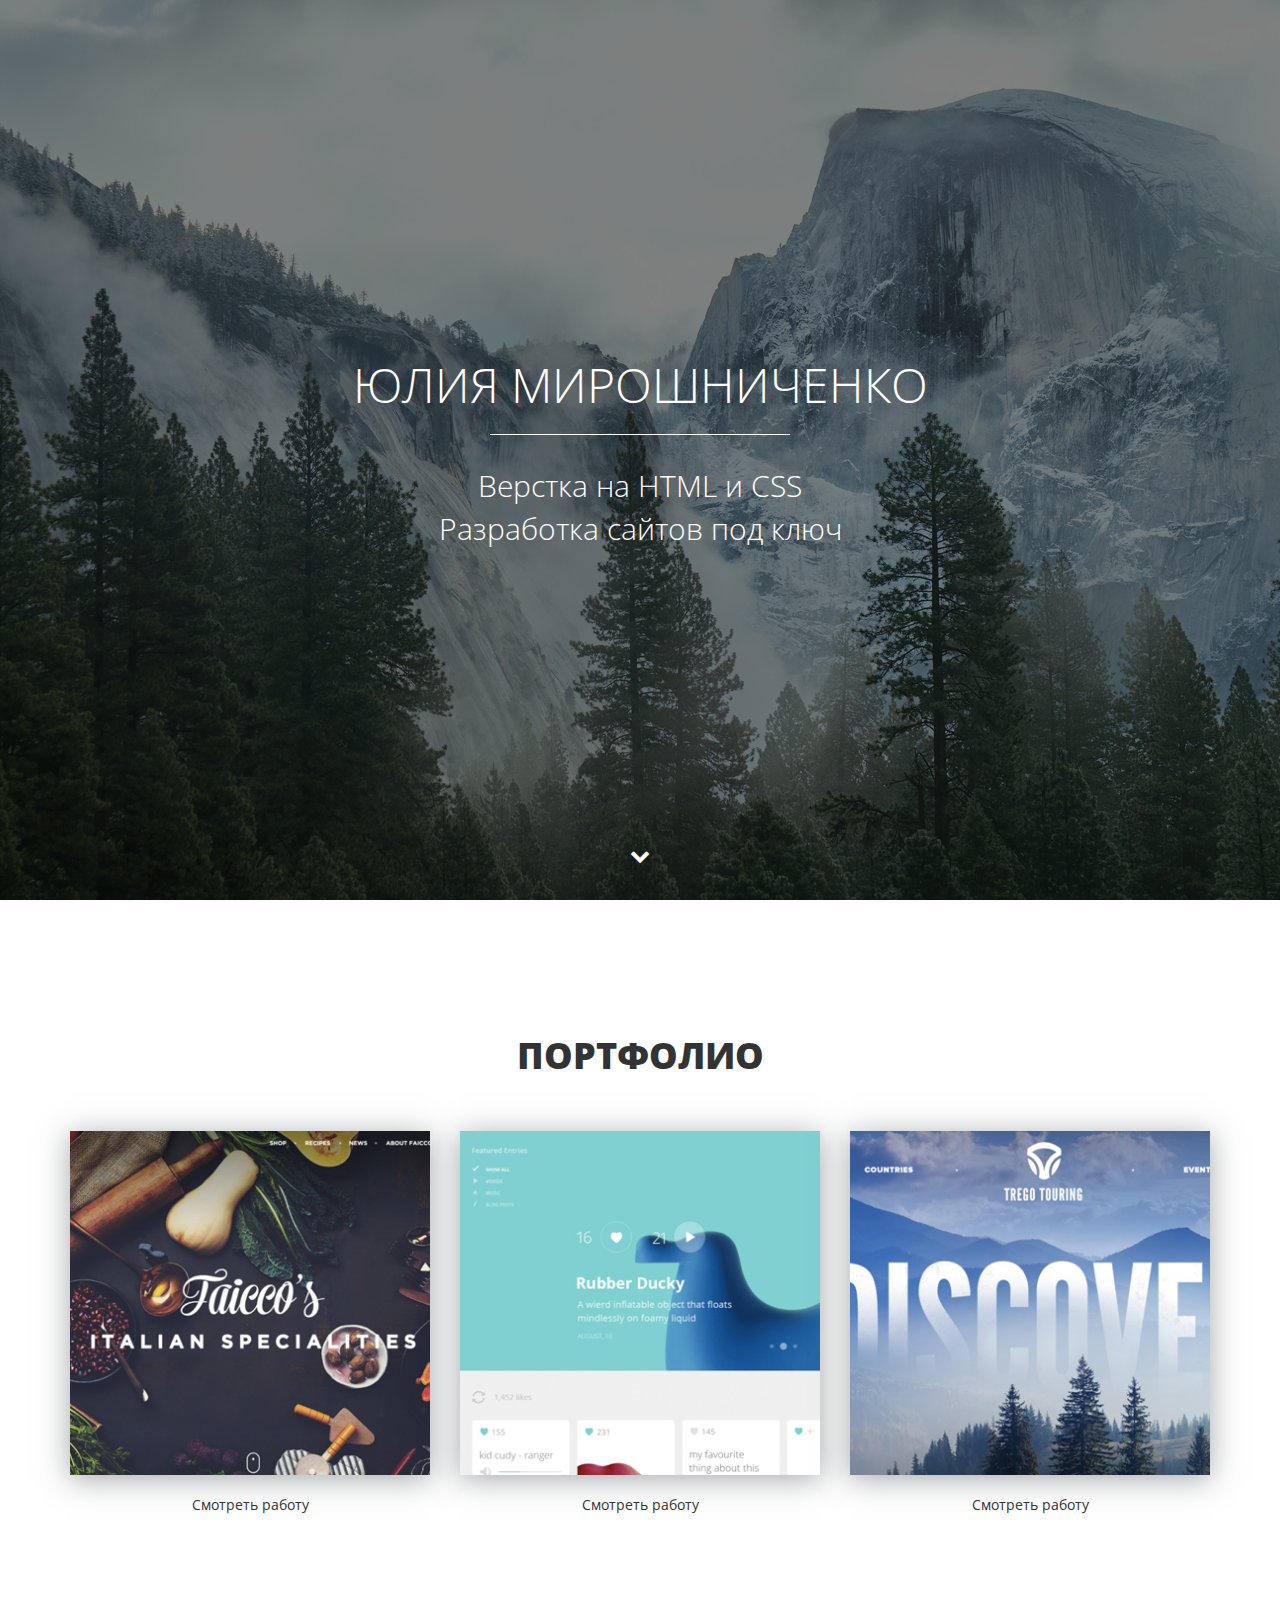
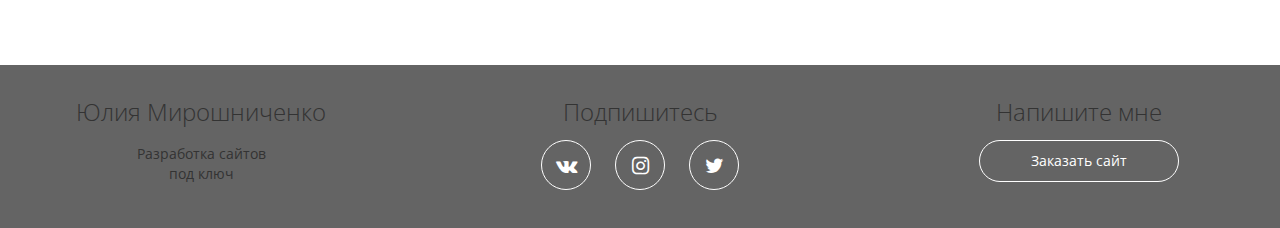
<file: index.html>
<!DOCTYPE html>
<html lang="ru">
  <head>
    <meta charset="utf-8">
    <meta http-equiv="X-UA-Compatible" content="IE=edge">
    <meta name="viewport" content="width=device-width, initial-scale=1">
    <meta property="og:url" content="">
    <meta property="og:type" content="website">
    <meta property="og:title" content="Юлия Мирошниченко - верстка сайтов на HTML и CSS">
    <meta property="og:image" content="">
    <meta property="og:description" content="Закажите разработку сайта без посредников от 5 990 рублей">
    <meta property="og:site_name" content="Портфолио верстальщика">
    <meta property="article:author" content="Юлия Мирошниченко">
    <title>Юлия Мирошниченко - Портфолио</title>
    <link href="https://fonts.googleapis.com/css?family=Open+Sans:400,700&amp;subset=cyrillic" rel="stylesheet">
    <link href="css/bootstrap.min.css" rel="stylesheet">
    <link rel="stylesheet" href="css/fontello.css">
    <link rel="stylesheet" href="css/fontello-embedded.css">
    <link href="css/style.css" rel="stylesheet">
    <link rel="shortcut icon" type="image/x-icon" href="favicon.ico">
    <!--[if lt IE 9]>
      <script src="https://oss.maxcdn.com/html5shiv/3.7.3/html5shiv.min.js"></script>
      <script src="https://oss.maxcdn.com/respond/1.4.2/respond.min.js"></script>
    <![endif]-->
  </head>
  <body>
    <div class="main">
      <div class="main-overlay"></div>
      <div class="wrapper">
        <div class="main-header">
          <h1>Юлия Мирошниченко</h1>
          <div class="main-line"></div>
          <p>Верстка на HTML и CSS <br> Разработка сайтов под ключ</p>
        </div>
    </div>
    <a class="main-down" href="#"> <i class="icon-down"></i> </a>
    </div>

    <div class="portfolio">
        <div class="container">
          <h2 class="section-header">Портфолио</h2>
          <div class="row">
            <div class="col-md-4">
              <div class="portfolio-block">
              <img src="img/portfolio/1.jpg" alt="Работа №1">
              <a data-toggle="modal" data-work='work-1' href="#work">Смотреть работу</a>
              </div>
            </div>
            <div class="col-md-4">
              <div class="portfolio-block">
              <img src="img/portfolio/2.jpg" alt="Работа №2">
              <a data-toggle="modal" data-work='work-2' href="#work">Смотреть работу</a>
              </div>
            </div>
            <div class="col-md-4">
              <div class="portfolio-block">
              <img src="img/portfolio/3.jpg" alt="Работа №3">
              <a data-toggle="modal" data-work='work-3' href="#work">Смотреть работу</a>
              </div>
            </div>
          </div>
        </div>
      </div>   

    <div class="footer">
      <div class="container">
        <div class="row">
        <div class="col-lg-3">
          <strong>Юлия Мирошниченко</strong>
          <p>Разработка сайтов<br>под ключ</p>
        </div>
        <div class="col-lg-6">
          <strong>Подпишитесь</strong>
          <div class="social-links">
            <a href="#"><i class="icon-vk"></i></a>
            <a href="#"><i class="icon-instagram"></i></a>
            <a href="#"><i class="icon-twitter"></i></a>
          </div>
        </div>
        <div class="col-lg-3">
          <strong>Напишите мне</strong>
          <a href="https://vk.me/id22402905" class="offer-btn">Заказать сайт</a>
        </div>
      </div>      
      </div>
    </div>

  <div class="modal fade" id="work" role="dialog">
        <div class="modal-dialog" role="document">
          <div class="modal-content">
            <div class="modal-header">
              <button type="button" class="close" data-dismiss="modal" aria-label="Close"><span aria-hidden="true">&times;</span></button>
              <h4 class="modal-title">Описание проекта</h4>
            </div>
            <div class="modal-body">
              
            </div>
          </div>
        </div>
      </div>


    <!-- jQuery (necessary for Bootstrap's JavaScript plugins) -->
    <script src="https://ajax.googleapis.com/ajax/libs/jquery/1.12.4/jquery.min.js"></script>
    <script src="js/bootstrap.min.js"></script>
    <script>
      $(function() {
        var link = $('a[data-toggle="modal"]');
        link.on('click', function(event) {
          var work = $(this).attr('data-work');
          var modal = $('.modal');
          modal.find('.modal-body').load(work+'.html');
        });
      });
    </script>
  </body>
</html>
</file>
<file: css/fontello.css>
@font-face {
  font-family: 'fontello';
  src: url('../font/fontello.eot?47114354');
  src: url('../font/fontello.eot?47114354#iefix') format('embedded-opentype'),
       url('../font/fontello.woff2?47114354') format('woff2'),
       url('../font/fontello.woff?47114354') format('woff'),
       url('../font/fontello.ttf?47114354') format('truetype'),
       url('../font/fontello.svg?47114354#fontello') format('svg');
  font-weight: normal;
  font-style: normal;
}
/* Chrome hack: SVG is rendered more smooth in Windozze. 100% magic, uncomment if you need it. */
/* Note, that will break hinting! In other OS-es font will be not as sharp as it could be */
/*
@media screen and (-webkit-min-device-pixel-ratio:0) {
  @font-face {
    font-family: 'fontello';
    src: url('../font/fontello.svg?47114354#fontello') format('svg');
  }
}
*/
 
 [class^="icon-"]:before, [class*=" icon-"]:before {
  font-family: "fontello";
  font-style: normal;
  font-weight: normal;
  speak: none;
 
  display: inline-block;
  text-decoration: inherit;
  width: 1em;
  margin-right: .2em;
  text-align: center;
  /* opacity: .8; */
 
  /* For safety - reset parent styles, that can break glyph codes*/
  font-variant: normal;
  text-transform: none;
 
  /* fix buttons height, for twitter bootstrap */
  line-height: 1em;
 
  /* Animation center compensation - margins should be symmetric */
  /* remove if not needed */
  margin-left: .2em;
 
  /* you can be more comfortable with increased icons size */
  /* font-size: 120%; */
 
  /* Font smoothing. That was taken from TWBS */
  -webkit-font-smoothing: antialiased;
  -moz-osx-font-smoothing: grayscale;
 
  /* Uncomment for 3D effect */
  /* text-shadow: 1px 1px 1px rgba(127, 127, 127, 0.3); */
}
 
.icon-down:before { content: '\e800'; } /* '' */
.icon-twitter:before { content: '\f099'; } /* '' */
.icon-instagram:before { content: '\f16d'; } /* '' */
.icon-vk:before { content: '\f189'; } /* '' */
</file>
<file: css/fontello-embedded.css>
@font-face {
  font-family: 'fontello';
  src: url('../font/fontello.eot?56165804');
  src: url('../font/fontello.eot?56165804#iefix') format('embedded-opentype'),
       url('../font/fontello.svg?56165804#fontello') format('svg');
  font-weight: normal;
  font-style: normal;
}
@font-face {
  font-family: 'fontello';
  src: url('[data-uri]') format('woff'),
       url('[data-uri]') format('truetype');
}
/* Chrome hack: SVG is rendered more smooth in Windozze. 100% magic, uncomment if you need it. */
/* Note, that will break hinting! In other OS-es font will be not as sharp as it could be */
/*
@media screen and (-webkit-min-device-pixel-ratio:0) {
  @font-face {
    font-family: 'fontello';
    src: url('../font/fontello.svg?56165804#fontello') format('svg');
  }
}
*/
 
 [class^="icon-"]:before, [class*=" icon-"]:before {
  font-family: "fontello";
  font-style: normal;
  font-weight: normal;
  speak: none;
 
  display: inline-block;
  text-decoration: inherit;
  width: 1em;
  margin-right: .2em;
  text-align: center;
  /* opacity: .8; */
 
  /* For safety - reset parent styles, that can break glyph codes*/
  font-variant: normal;
  text-transform: none;
     
  /* fix buttons height, for twitter bootstrap */
  line-height: 1em;
 
  /* Animation center compensation - margins should be symmetric */
  /* remove if not needed */
  margin-left: .2em;
 
  /* you can be more comfortable with increased icons size */
  /* font-size: 120%; */
 
  /* Uncomment for 3D effect */
  /* text-shadow: 1px 1px 1px rgba(127, 127, 127, 0.3); */
}
.icon-down:before { content: '\e800'; } /* '' */
.icon-twitter:before { content: '\f099'; } /* '' */
.icon-instagram:before { content: '\f16d'; } /* '' */
.icon-vk:before { content: '\f189'; } /* '' */
</file>
<file: css/style.css>
body{
	font-family: 'Open Sans', sans-serif;
}
html{
	font-size: 10px;
}

a:active, a:visited, a:focus{
	outline: none;
	text-decoration: none;
}

.wrapper{
	display:table-cell;
	vertical-align:middle;
}
.main {
	position: relative;
	z-index: 1;
	display: table;
	width: 100%;
	text-align: center;
	color: #fff;
	height: 100vh;
	background: #000 url(../img/main-bg.jpg) center center no-repeat;
}
.main-overlay{
	position: absolute;
	width: 100%;
	height: 100%;
	background-color: rgba(0,0,0,0.5);
}
.main h1{
	margin-bottom: 1.4rem;
	font-weight: 300;
	text-transform: uppercase;
	font-size: 4.8rem;
}

.main p{
	font-size: 3rem;
	font-weight: 300;
}
.main-header{
	position: relative;
	z-index: 2;
}
.main-line{
	width: 300px;
	height: 1px;
	background-color: #fff;
	margin: 0 auto;
}

.main-down{
	position: absolute;
	color: #fff;
	z-index: 4;
	bottom: 2rem;
	display: inline-block;
	font-size: 2rem;
	width: 50px;
	height: 50px;
	border-radius: 50%;
	border: 1px solid transparent;
	line-height: 50px;
	left: 50%;
	margin-left: -25px;
	transition: 0.2s;
}

.main-down:hover{
	color: #fff;
	border-color: #fff;
}

.portfolio{
	padding: 10rem 0px;
	text-align: center;
}

.section-header{
	text-transform: uppercase;
	font-weight: 800;
	font-size: 3.6rem;
	margin-bottom: 5rem;
}

.portfolio img{
	width: 100%;
	max-width: 360px;
	box-shadow: 0px 4px 29px 0px rgba(87, 92, 97, 0.54);
}

.portfolio a{
	display: block;
	margin: 2rem  auto 5rem;
	color: #333;
	width: 17rem;
	border-bottom: 1px solid transition;
}

.portfolio a:hover{
	text-decoration: none;
	border-bottom: 1px dotted #333;
}

.footer{
	background-color: #646464;
	color: #333;
	text-align:center;
	padding: 3rem 0;
}

.footer strong{
	font-weight: 300;
	font-size: 2.4rem;
}

.social-links{
	margin-top: 1rem;
}

.social-links a{
	width: 5rem;
	height: 5rem;
	line-height: 5rem;
	display: inline-block;
	color: #fff;
	border: solid 1px #fff;
	border-radius: 50%;
	margin-left: 1rem;
	margin-right: 1rem;
	font-size: 2rem;
	transition: 0.2s;
}

.social-links a:hover{
	background-color: #fff;
	color: #646464;
}

.offer-btn{
	display: block;
	width: 80%;
	max-width: 200px;
	margin: 1rem auto;
	border: 1px solid #fff;
	padding-top: 1rem;
	padding-bottom: 1rem;
	color: #fff;
	border-radius: 100px;
	transition: 0.2s;
}

.offer-btn:hover{
	text-decoration: none;
	background-color: #fff;
	color: #646464;
}

.modal img{
	width: 100%;
}
.modal-title{
font-weight: 800;
font-size: 2rem;
}

.modal-btn{
	display: inline-block;
	color: #333;
	border: 1px solid #333;
	padding: 10px 20px;
	border-radius: 5px;
}
.close{
	background-color: transparent;
	border: none;
	font-size: 2.5rem;
	position: absolute;
	right: 2rem;
	top: 1rem;
}

.modal-btn:hover{
	background-color: #333;
	color: #fff;
	text-decoration: none;
}

@media (min-width: 0px) and (max-width: 767px){
	html{
		font-size: 7px;
	}
	.footer strong{
		margin: 3rem 0 2rem;
		display: inline-block;
	}
	.social-links a{
		font-size: 1.5rem;
	}
}

@media (min-width: 0px) and (max-width: 767px){
	.footer strong{
		margin: 3rem 0 2rem;
		display: inline-block;
}
</file>
